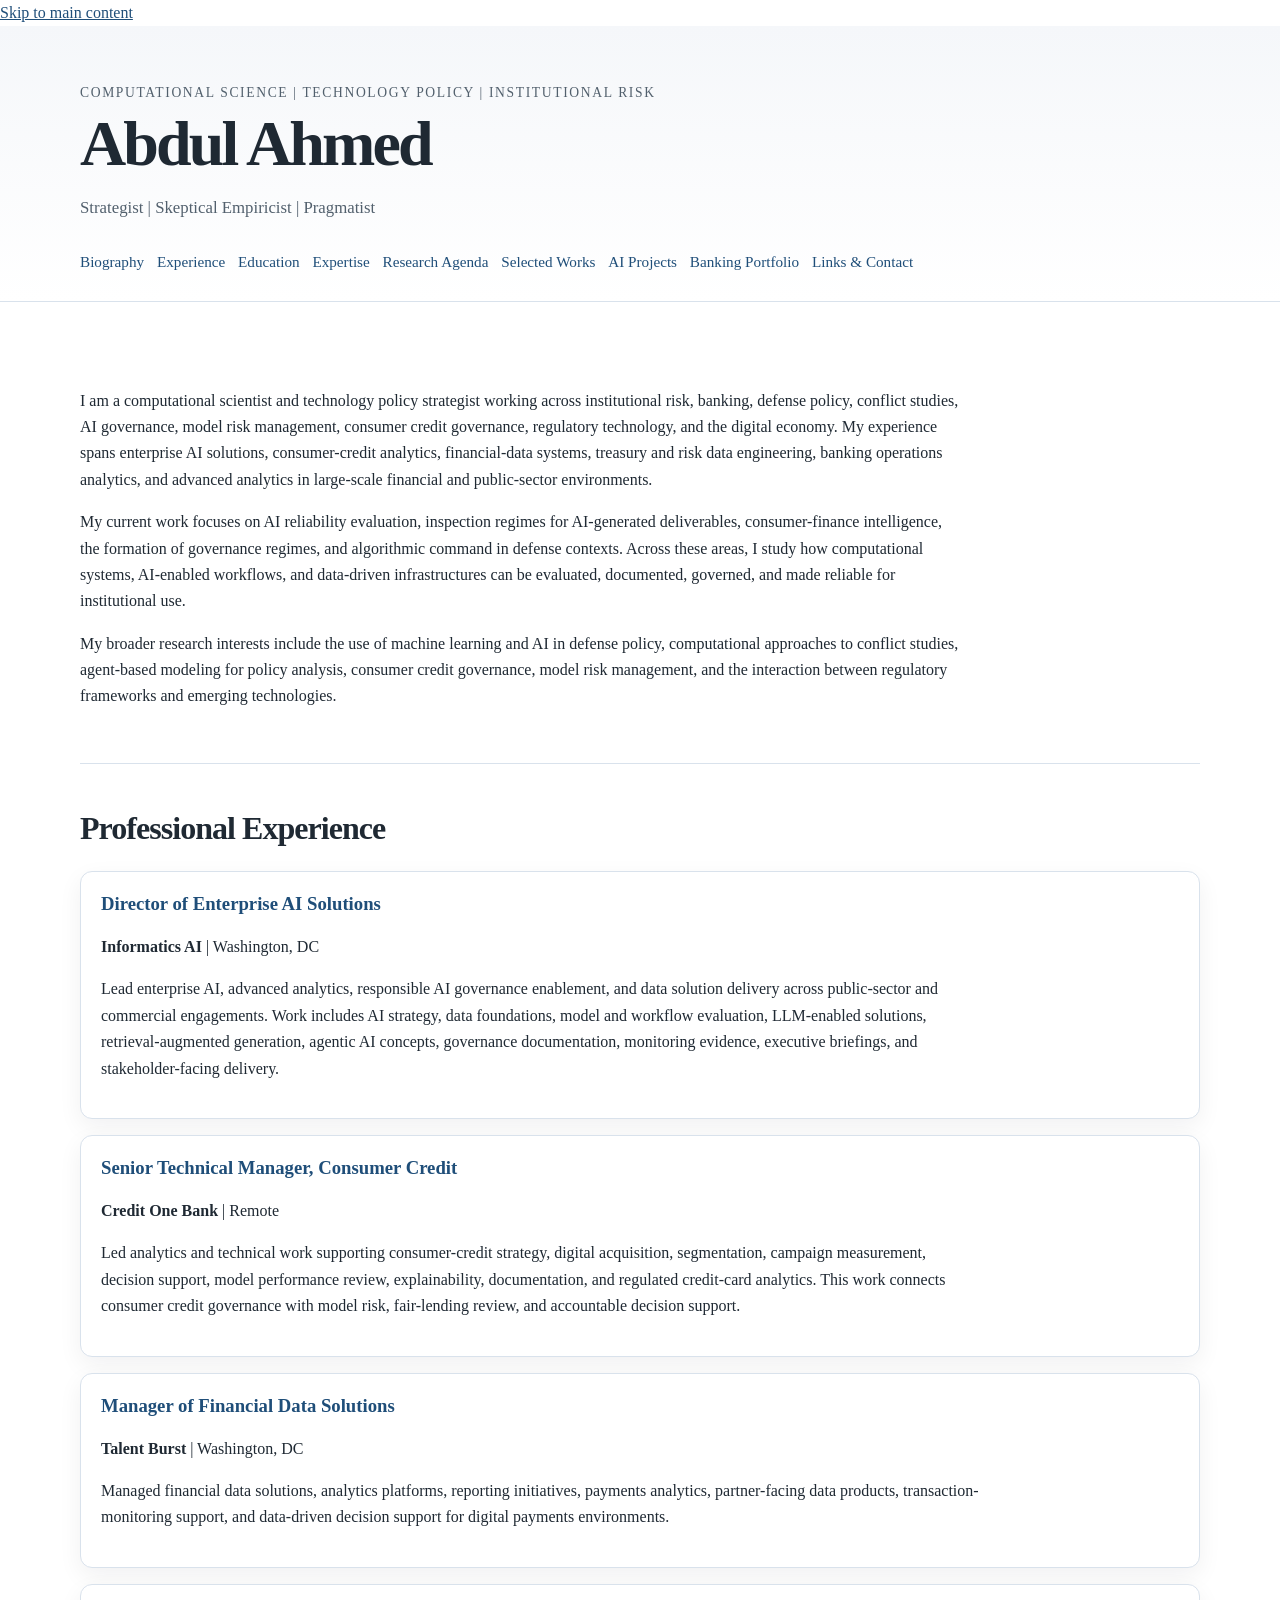
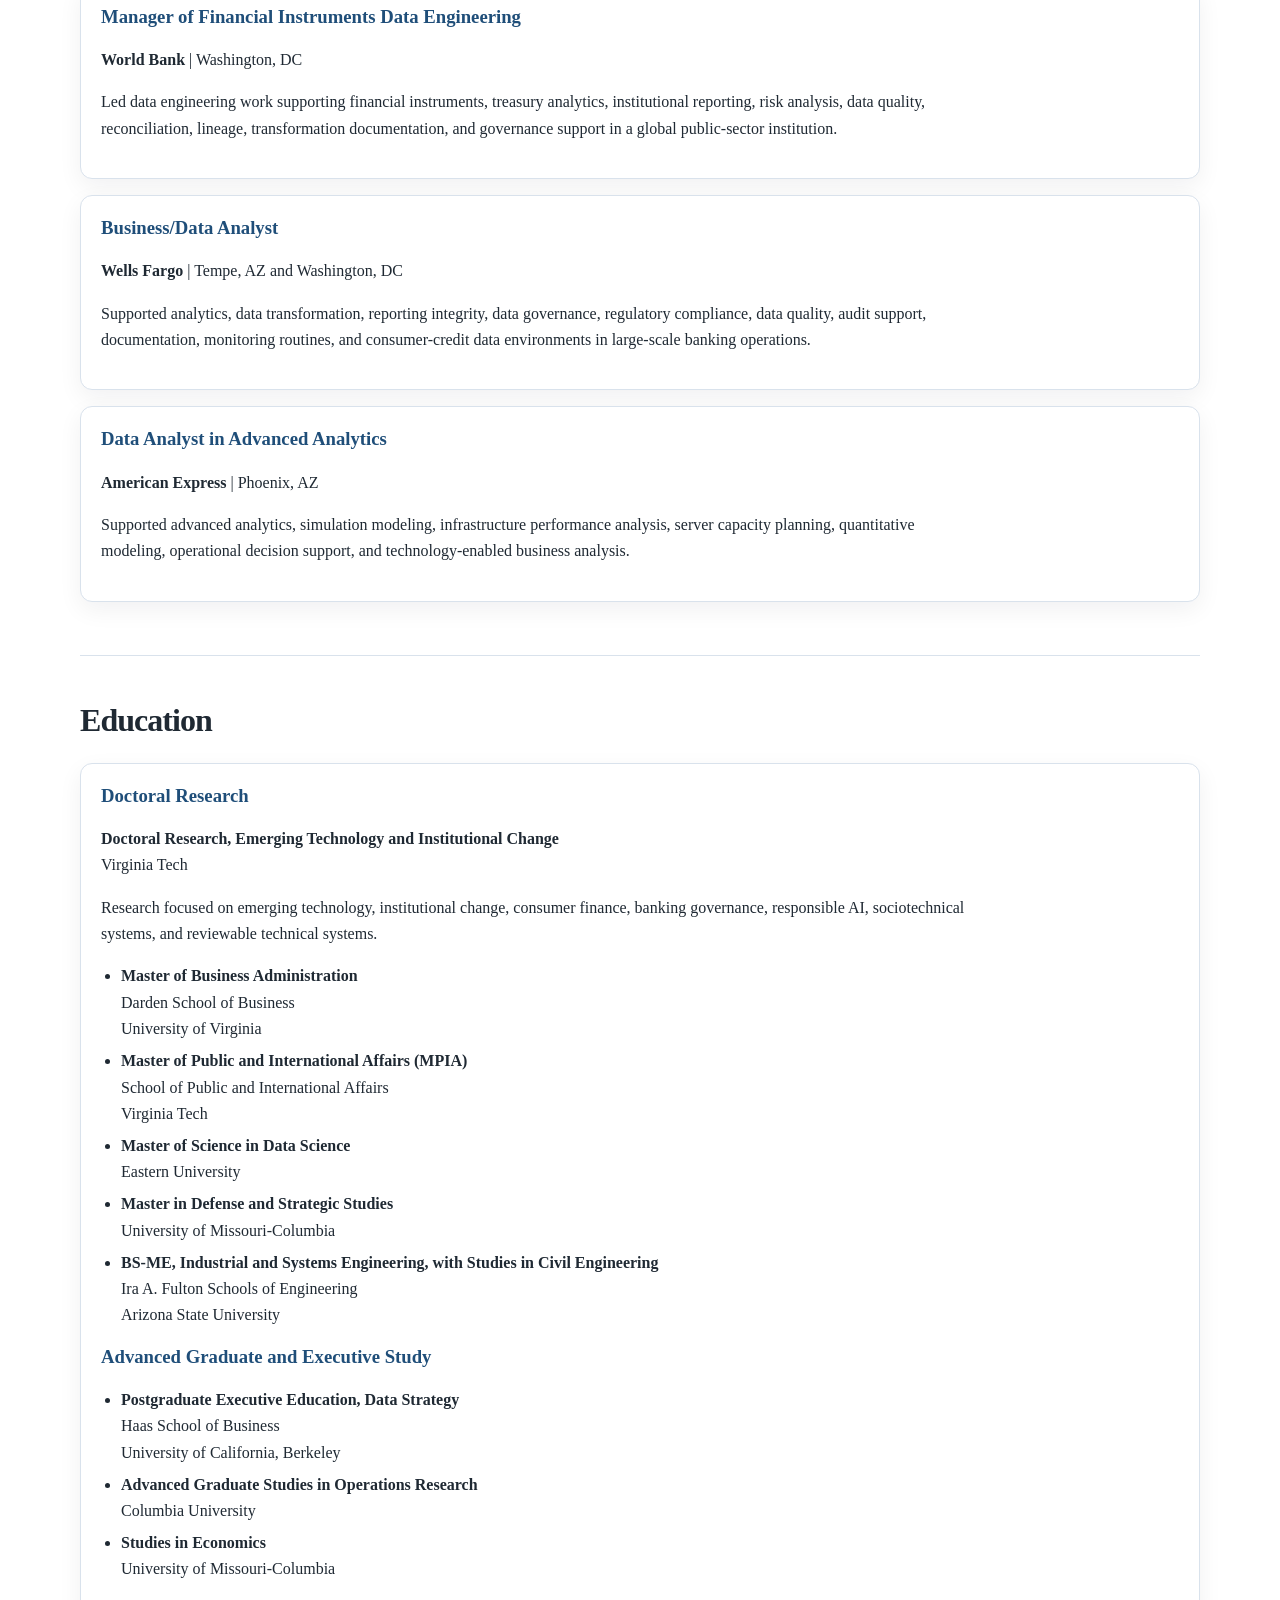
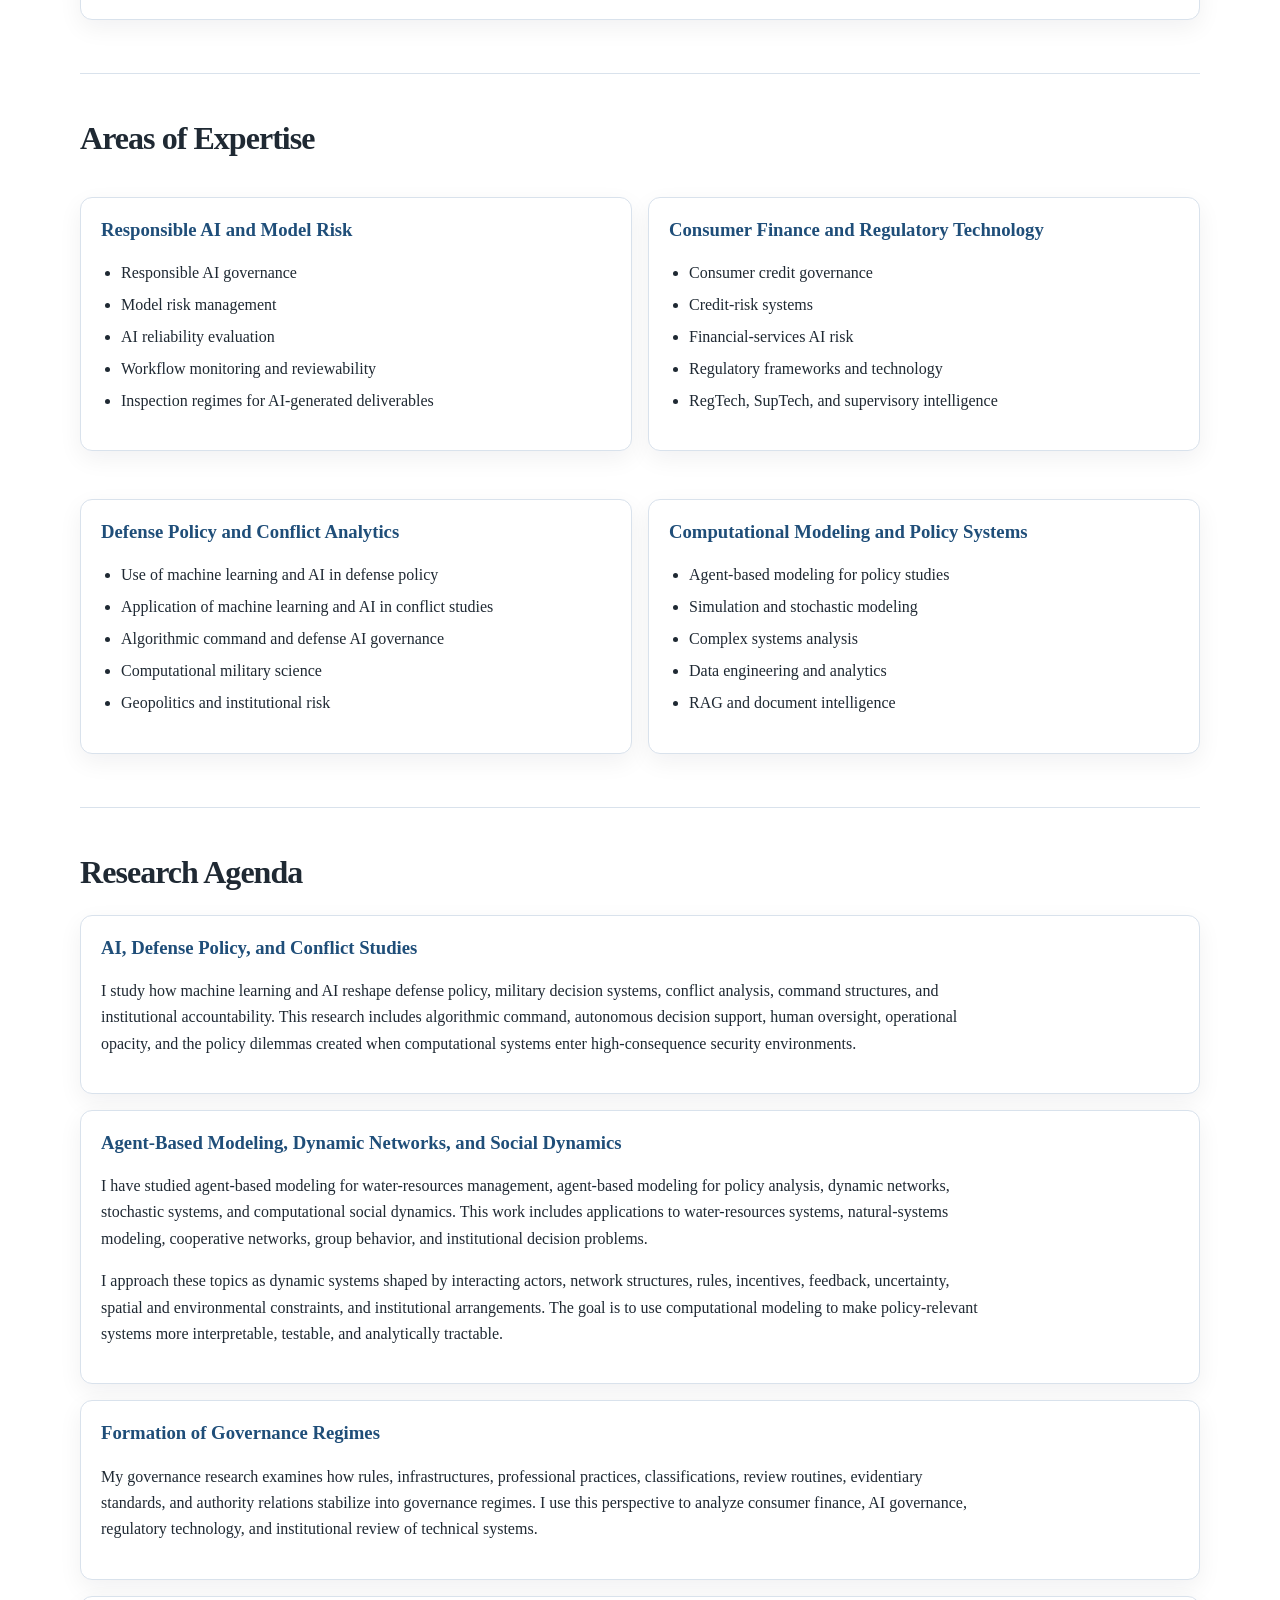
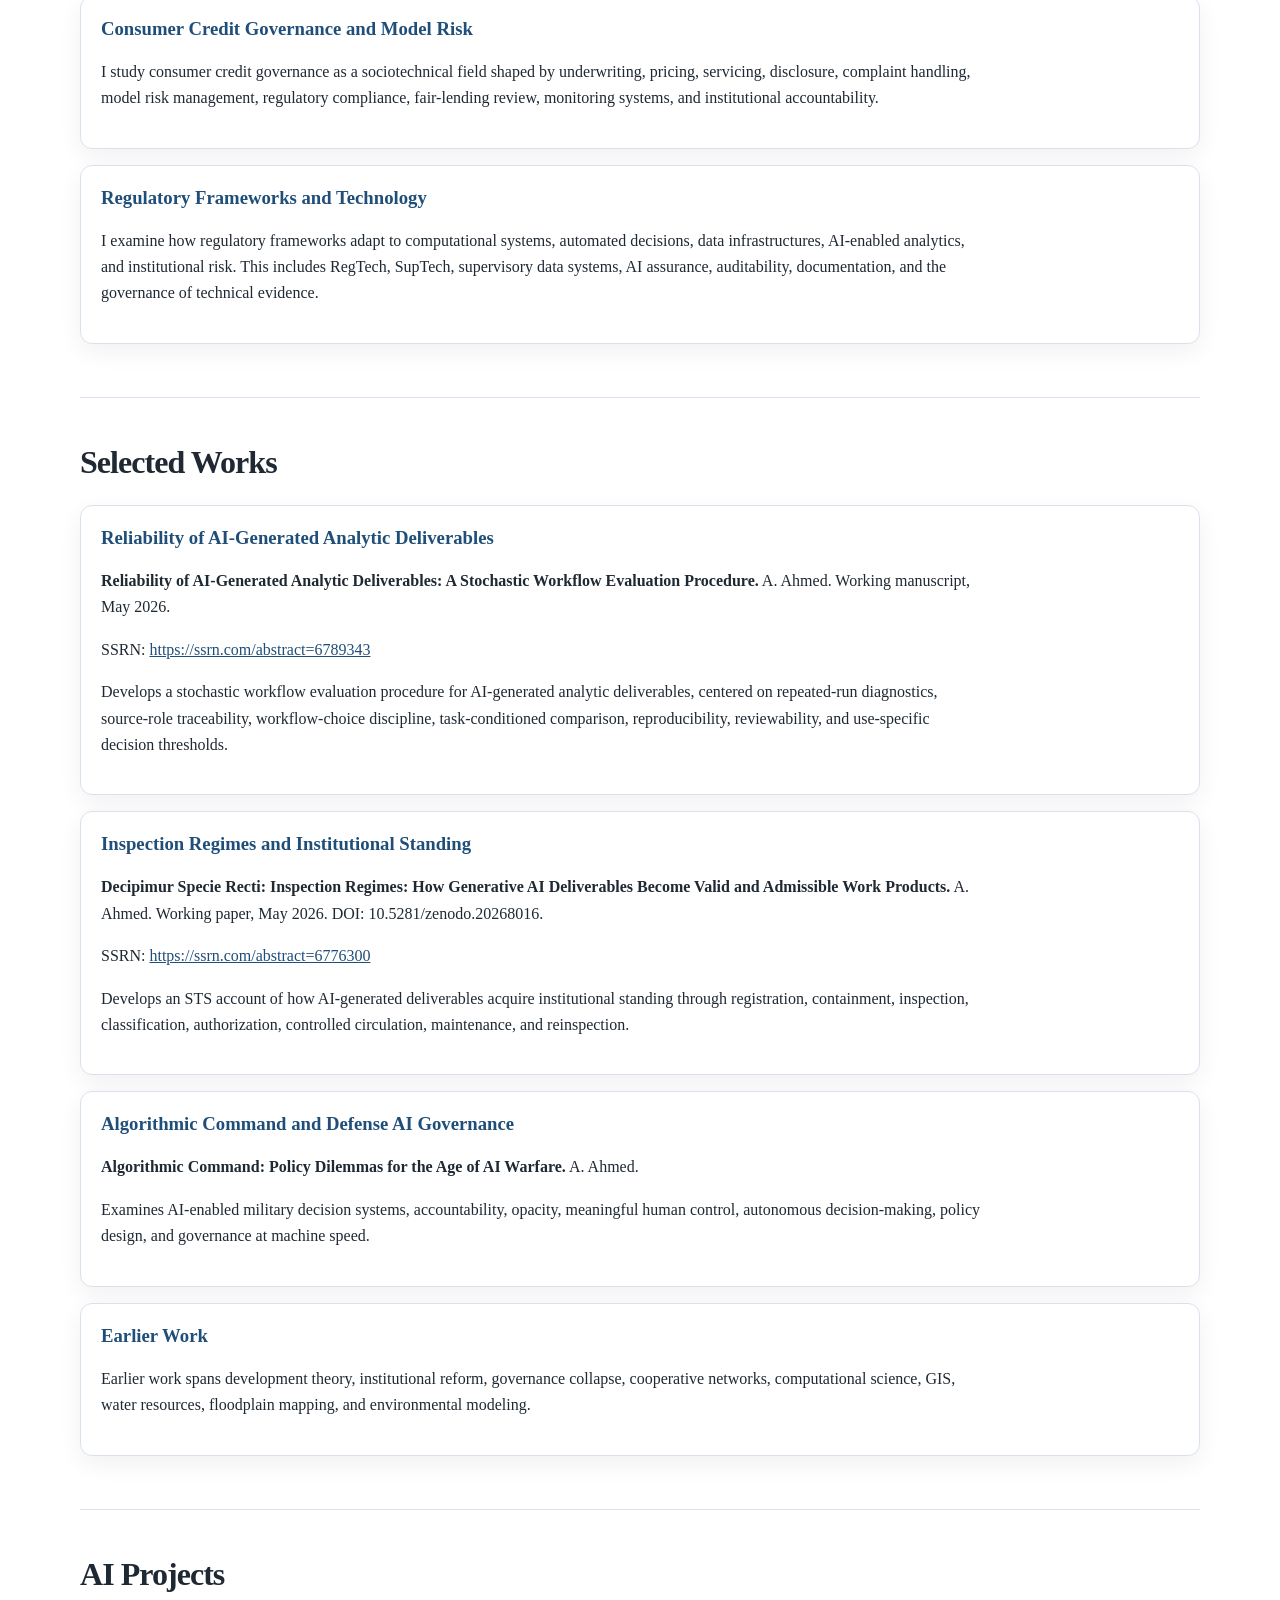
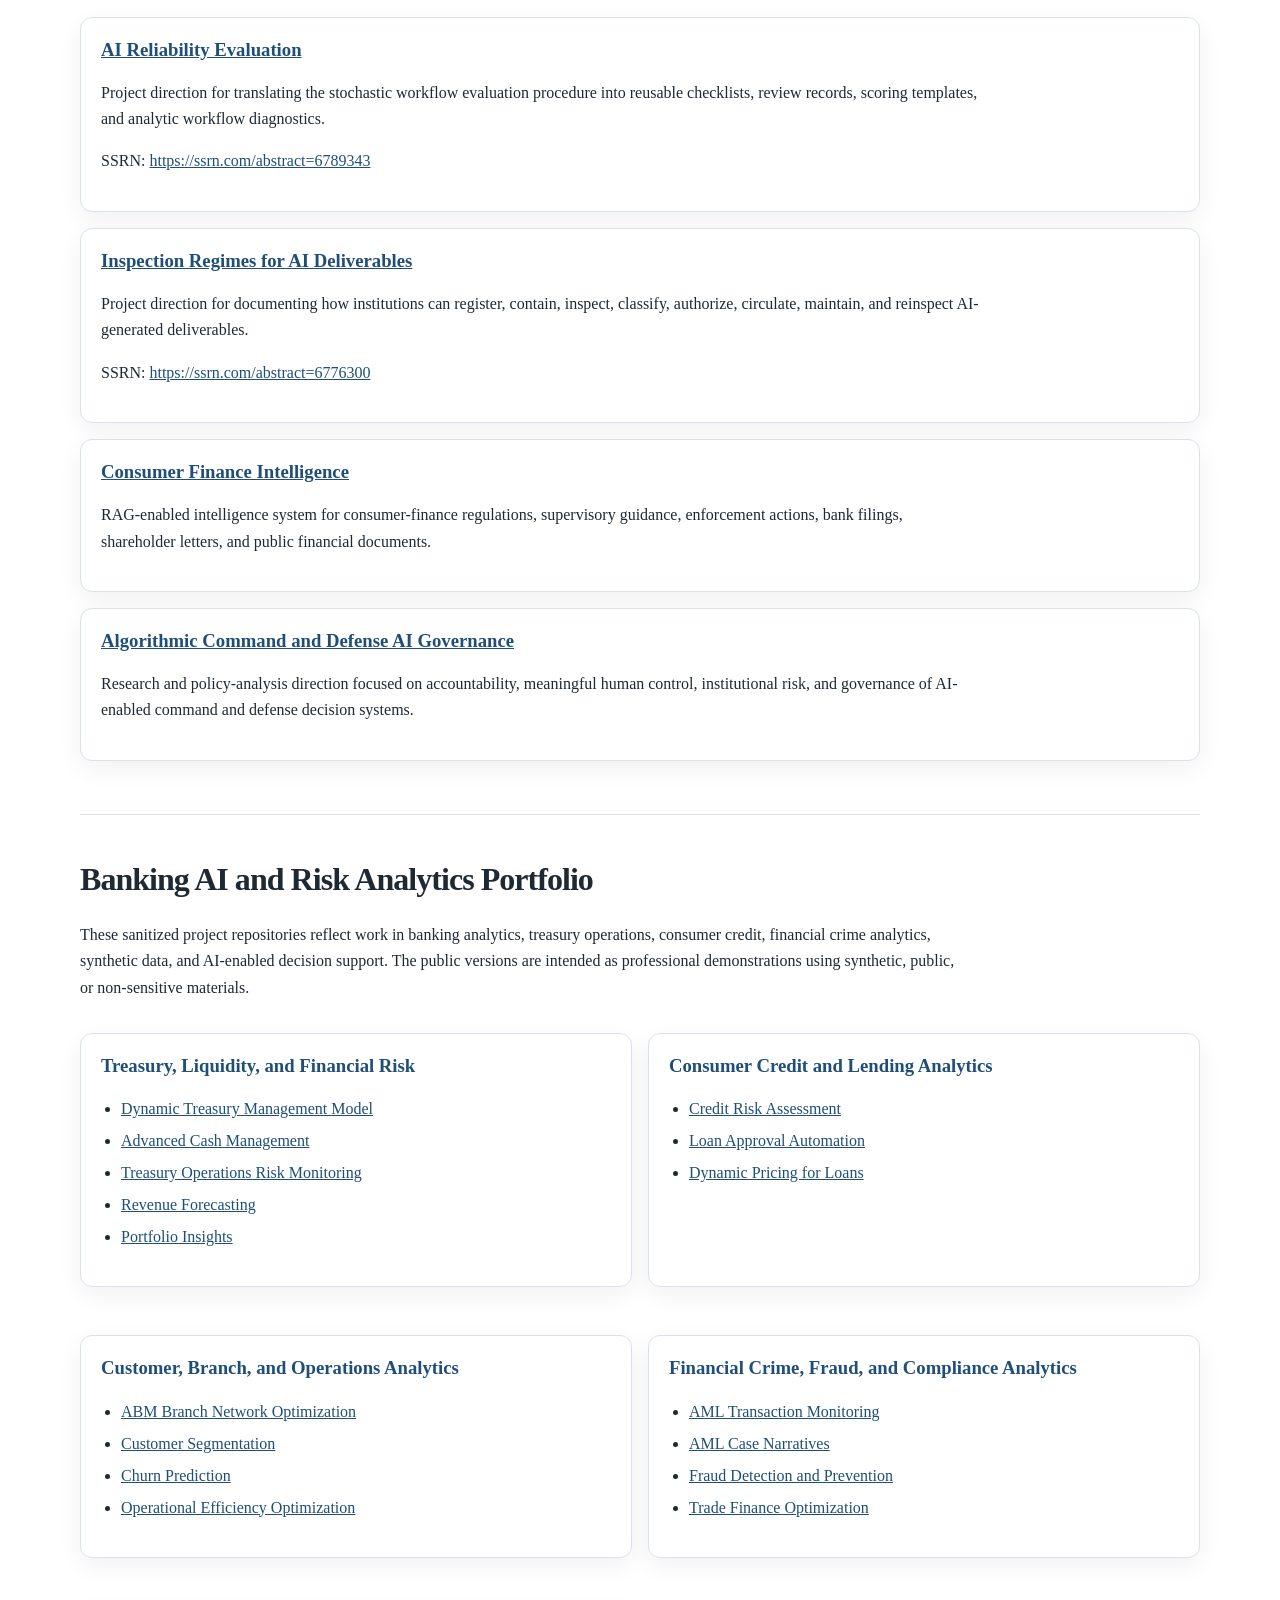
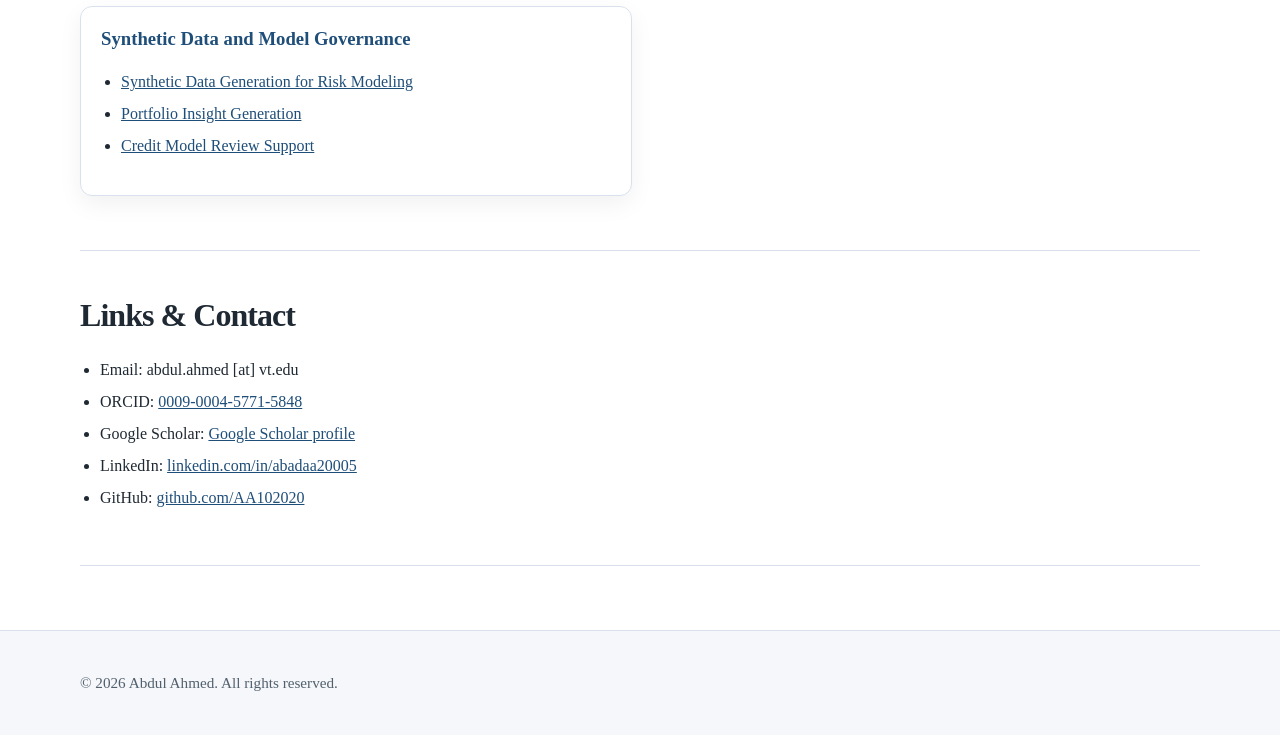
<file: index.html>
<!DOCTYPE html>
<html lang="en">
<head>
  <meta charset="UTF-8" />
  <meta name="viewport" content="width=device-width, initial-scale=1.0" />

  <title>Abdul Ahmed | Computational Science, Technology Policy, and Institutional Risk</title>

  <meta name="description" content="Abdul Ahmed is a computational scientist and technology policy strategist working across institutional risk, banking, defense policy, conflict studies, AI governance, model risk management, consumer credit governance, regulatory technology, and the digital economy." />
  <meta name="author" content="Abdul Ahmed" />
  <meta name="robots" content="index, follow" />
  <link rel="canonical" href="https://AA102020.github.io" />

  <meta property="og:title" content="Abdul Ahmed | Computational Science, Technology Policy, and Institutional Risk" />
  <meta property="og:description" content="Professional website for Abdul Ahmed, focused on computational science, technology policy, institutional risk, AI governance, defense policy, conflict studies, consumer credit governance, model risk, and regulatory technology." />
  <meta property="og:type" content="website" />
  <meta property="og:url" content="https://AA102020.github.io" />

  <meta name="twitter:card" content="summary" />
  <meta name="twitter:title" content="Abdul Ahmed | Computational Science, Technology Policy, and Institutional Risk" />
  <meta name="twitter:description" content="Computational science, technology policy, institutional risk, banking, defense policy, AI governance, model risk, and regulatory technology." />

  <link rel="stylesheet" href="style.css" />
</head>

<body>

  <a class="skip-link" href="#main-content">Skip to main content</a>

  <header class="site-header">
    <div class="container">
      <p class="eyebrow">Computational Science | Technology Policy | Institutional Risk</p>
      <h1>Abdul Ahmed</h1>
      <p class="tagline">
        Strategist | Skeptical Empiricist | Pragmatist
      </p>

      <nav aria-label="Primary navigation">
        <a href="#biography">Biography</a>
        <a href="#experience">Experience</a>
        <a href="#education">Education</a>
        <a href="#expertise">Expertise</a>
        <a href="#research-agenda">Research Agenda</a>
        <a href="#works">Selected Works</a>
        <a href="#projects">AI Projects</a>
        <a href="#banking-analytics-portfolio">Banking Portfolio</a>
        <a href="#links-contact">Links & Contact</a>
      </nav>
    </div>
  </header>

  <main id="main-content" class="container">

    <section id="biography" aria-label="Biography">

<p>
        I am a computational scientist and technology policy strategist working across
        institutional risk, banking, defense policy, conflict studies, AI governance,
        model risk management, consumer credit governance, regulatory technology, and the digital economy.
        My experience spans enterprise AI solutions, consumer-credit analytics, financial-data systems,
        treasury and risk data engineering, banking operations analytics, and advanced analytics in large-scale
        financial and public-sector environments.
      </p>

      <p>
        My current work focuses on AI reliability evaluation, inspection regimes for
        AI-generated deliverables, consumer-finance intelligence, the formation of governance regimes,
        and algorithmic command in defense contexts. Across these areas, I study how computational systems,
        AI-enabled workflows, and data-driven infrastructures can be evaluated, documented, governed,
        and made reliable for institutional use.
      </p>

      <p>
        My broader research interests include the use of machine learning and AI in defense policy,
        computational approaches to conflict studies, agent-based modeling for policy analysis,
        consumer credit governance, model risk management, and the interaction between regulatory
        frameworks and emerging technologies.
      </p>
    </section>

    <section id="experience">
      <h2>Professional Experience</h2>

      <div class="card">
        <h3>Director of Enterprise AI Solutions</h3>
        <p><strong>Informatics AI</strong> | Washington, DC</p>
        <p>
          Lead enterprise AI, advanced analytics, responsible AI governance enablement,
          and data solution delivery across public-sector and commercial engagements.
          Work includes AI strategy, data foundations, model and workflow evaluation,
          LLM-enabled solutions, retrieval-augmented generation, agentic AI concepts,
          governance documentation, monitoring evidence, executive briefings, and stakeholder-facing delivery.
        </p>
      </div>

      <div class="card">
        <h3>Senior Technical Manager, Consumer Credit</h3>
        <p><strong>Credit One Bank</strong> | Remote</p>
        <p>
          Led analytics and technical work supporting consumer-credit strategy, digital acquisition,
          segmentation, campaign measurement, decision support, model performance review,
          explainability, documentation, and regulated credit-card analytics. This work connects
          consumer credit governance with model risk, fair-lending review, and accountable decision support.
        </p>
      </div>

      <div class="card">
        <h3>Manager of Financial Data Solutions</h3>
        <p><strong>Talent Burst</strong> | Washington, DC</p>
        <p>
          Managed financial data solutions, analytics platforms, reporting initiatives,
          payments analytics, partner-facing data products, transaction-monitoring support,
          and data-driven decision support for digital payments environments.
        </p>
      </div>

      <div class="card">
        <h3>Manager of Financial Instruments Data Engineering</h3>
        <p><strong>World Bank</strong> | Washington, DC</p>
        <p>
          Led data engineering work supporting financial instruments, treasury analytics,
          institutional reporting, risk analysis, data quality, reconciliation, lineage,
          transformation documentation, and governance support in a global public-sector institution.
        </p>
      </div>

      <div class="card">
        <h3>Business/Data Analyst</h3>
        <p><strong>Wells Fargo</strong> | Tempe, AZ and Washington, DC</p>
        <p>
          Supported analytics, data transformation, reporting integrity, data governance,
          regulatory compliance, data quality, audit support, documentation, monitoring routines,
          and consumer-credit data environments in large-scale banking operations.
        </p>
      </div>

      <div class="card">
        <h3>Data Analyst in Advanced Analytics</h3>
        <p><strong>American Express</strong> | Phoenix, AZ</p>
        <p>
          Supported advanced analytics, simulation modeling, infrastructure performance analysis,
          server capacity planning, quantitative modeling, operational decision support,
          and technology-enabled business analysis.
        </p>
      </div>
    </section>

    <section id="education">
      <h2>Education</h2>

      <div class="card">
        <h3>Doctoral Research</h3>
        <p>
          <strong>Doctoral Research, Emerging Technology and Institutional Change</strong><br />
          Virginia Tech
        </p>
        <p>
          Research focused on emerging technology, institutional change, consumer finance,
          banking governance, responsible AI, sociotechnical systems, and reviewable technical systems.
        </p>

        <ul class="education-list">
          <li>
            <strong>Master of Business Administration</strong><br />
            Darden School of Business<br />
            University of Virginia
          </li>
          <li>
            <strong>Master of Public and International Affairs (MPIA)</strong><br />
            School of Public and International Affairs<br />
            Virginia Tech
          </li>
          <li>
            <strong>Master of Science in Data Science</strong><br />
            Eastern University
          </li>
          <li>
            <strong>Master in Defense and Strategic Studies</strong><br />
            University of Missouri-Columbia
          </li>
          <li>
            <strong>BS-ME, Industrial and Systems Engineering, with Studies in Civil Engineering</strong><br />
            Ira A. Fulton Schools of Engineering<br />
            Arizona State University
          </li>
        </ul>

        <h3>Advanced Graduate and Executive Study</h3>
        <ul class="education-list">
          <li>
            <strong>Postgraduate Executive Education, Data Strategy</strong><br />
            Haas School of Business<br />
            University of California, Berkeley
          </li>
          <li>
            <strong>Advanced Graduate Studies in Operations Research</strong><br />
            Columbia University
          </li>
          <li>
            <strong>Studies in Economics</strong><br />
            University of Missouri-Columbia
          </li>
        </ul>
      </div>
    </section>

    <section id="expertise">
      <h2>Areas of Expertise</h2>

      <div class="grid">
        <div class="card">
          <h3>Responsible AI and Model Risk</h3>
          <ul>
            <li>Responsible AI governance</li>
            <li>Model risk management</li>
            <li>AI reliability evaluation</li>
            <li>Workflow monitoring and reviewability</li>
            <li>Inspection regimes for AI-generated deliverables</li>
          </ul>
        </div>

        <div class="card">
          <h3>Consumer Finance and Regulatory Technology</h3>
          <ul>
            <li>Consumer credit governance</li>
            <li>Credit-risk systems</li>
            <li>Financial-services AI risk</li>
            <li>Regulatory frameworks and technology</li>
            <li>RegTech, SupTech, and supervisory intelligence</li>
          </ul>
        </div>

        <div class="card">
          <h3>Defense Policy and Conflict Analytics</h3>
          <ul>
            <li>Use of machine learning and AI in defense policy</li>
            <li>Application of machine learning and AI in conflict studies</li>
            <li>Algorithmic command and defense AI governance</li>
            <li>Computational military science</li>
            <li>Geopolitics and institutional risk</li>
          </ul>
        </div>

        <div class="card">
          <h3>Computational Modeling and Policy Systems</h3>
          <ul>
            <li>Agent-based modeling for policy studies</li>
            <li>Simulation and stochastic modeling</li>
            <li>Complex systems analysis</li>
            <li>Data engineering and analytics</li>
            <li>RAG and document intelligence</li>
          </ul>
        </div>
      </div>
    </section>

    <section id="research-agenda">
      <h2>Research Agenda</h2>

      <div class="card">
        <h3>AI, Defense Policy, and Conflict Studies</h3>
        <p>
          I study how machine learning and AI reshape defense policy, military decision systems,
          conflict analysis, command structures, and institutional accountability. This research includes
          algorithmic command, autonomous decision support, human oversight, operational opacity,
          and the policy dilemmas created when computational systems enter high-consequence security environments.
        </p>
      </div>

      <div class="card">
        <h3>Agent-Based Modeling, Dynamic Networks, and Social Dynamics</h3>
        <p>
          I have studied agent-based modeling for water-resources management,
          agent-based modeling for policy analysis, dynamic networks, stochastic systems,
          and computational social dynamics. This work includes applications to water-resources
          systems, natural-systems modeling, cooperative networks, group behavior, and institutional
          decision problems.
        </p>
        <p>
          I approach these topics as dynamic systems shaped by interacting actors, network structures,
          rules, incentives, feedback, uncertainty, spatial and environmental constraints, and institutional
          arrangements. The goal is to use computational modeling to make policy-relevant systems more
          interpretable, testable, and analytically tractable.
        </p>
      </div>

      <div class="card">
        <h3>Formation of Governance Regimes</h3>
        <p>
          My governance research examines how rules, infrastructures, professional practices,
          classifications, review routines, evidentiary standards, and authority relations stabilize into
          governance regimes. I use this perspective to analyze consumer finance, AI governance,
          regulatory technology, and institutional review of technical systems.
        </p>
      </div>

      <div class="card">
        <h3>Consumer Credit Governance and Model Risk</h3>
        <p>
          I study consumer credit governance as a sociotechnical field shaped by underwriting,
          pricing, servicing, disclosure, complaint handling, model risk management, regulatory compliance,
          fair-lending review, monitoring systems, and institutional accountability.
        </p>
      </div>

      <div class="card">
        <h3>Regulatory Frameworks and Technology</h3>
        <p>
          I examine how regulatory frameworks adapt to computational systems, automated decisions,
          data infrastructures, AI-enabled analytics, and institutional risk. This includes RegTech,
          SupTech, supervisory data systems, AI assurance, auditability, documentation, and the governance
          of technical evidence.
        </p>
      </div>
    </section>

    <section id="works">
      <h2>Selected Works</h2>

      <div class="card">
        <h3>Reliability of AI-Generated Analytic Deliverables</h3>
        <p>
          <strong>Reliability of AI-Generated Analytic Deliverables: A Stochastic Workflow Evaluation Procedure.</strong>
          A. Ahmed. Working manuscript, May 2026.
        </p>
        <p>
          SSRN:
          <a href="https://ssrn.com/abstract=6789343" target="_blank" rel="noopener">
            https://ssrn.com/abstract=6789343
          </a>
        </p>
        <p>
          Develops a stochastic workflow evaluation procedure for AI-generated analytic deliverables,
          centered on repeated-run diagnostics, source-role traceability, workflow-choice discipline,
          task-conditioned comparison, reproducibility, reviewability, and use-specific decision thresholds.
        </p>
      </div>

      <div class="card">
        <h3>Inspection Regimes and Institutional Standing</h3>
        <p>
          <strong>Decipimur Specie Recti: Inspection Regimes: How Generative AI Deliverables Become Valid and Admissible Work Products.</strong>
          A. Ahmed. Working paper, May 2026. DOI: 10.5281/zenodo.20268016.
        </p>
        <p>
          SSRN:
          <a href="https://ssrn.com/abstract=6776300" target="_blank" rel="noopener">
            https://ssrn.com/abstract=6776300
          </a>
        </p>
        <p>
          Develops an STS account of how AI-generated deliverables acquire institutional standing
          through registration, containment, inspection, classification, authorization, controlled circulation,
          maintenance, and reinspection.
        </p>
      </div>

      <div class="card">
        <h3>Algorithmic Command and Defense AI Governance</h3>
        <p>
          <strong>Algorithmic Command: Policy Dilemmas for the Age of AI Warfare.</strong>
          A. Ahmed.
        </p>
        <p>
          Examines AI-enabled military decision systems, accountability, opacity, meaningful human control,
          autonomous decision-making, policy design, and governance at machine speed.
        </p>
      </div>

      <div class="card">
        <h3>Earlier Work</h3>
        <p>
          Earlier work spans development theory, institutional reform, governance collapse,
          cooperative networks, computational science, GIS, water resources, floodplain mapping,
          and environmental modeling.
        </p>
      </div>
    </section>

    <section id="projects">
      <h2>AI Projects</h2>

      <div class="card">
        <h3>
          <a href="https://github.com/AA102020/ai-reliability-evaluation" target="_blank" rel="noopener">
            AI Reliability Evaluation
          </a>
        </h3>
        <p>
          Project direction for translating the stochastic workflow evaluation procedure into reusable
          checklists, review records, scoring templates, and analytic workflow diagnostics.
        </p>
        <p>
          SSRN:
          <a href="https://ssrn.com/abstract=6789343" target="_blank" rel="noopener">
            https://ssrn.com/abstract=6789343
          </a>
        </p>
      </div>

      <div class="card">
        <h3>
          <a href="https://github.com/AA102020/inspection-regimes-ai-deliverables" target="_blank" rel="noopener">
            Inspection Regimes for AI Deliverables
          </a>
        </h3>
        <p>
          Project direction for documenting how institutions can register, contain, inspect,
          classify, authorize, circulate, maintain, and reinspect AI-generated deliverables.
        </p>
        <p>
          SSRN:
          <a href="https://ssrn.com/abstract=6776300" target="_blank" rel="noopener">
            https://ssrn.com/abstract=6776300
          </a>
        </p>
      </div>

      <div class="card">
        <h3>
          <a href="https://github.com/AA102020/consumer-finance-intelligence" target="_blank" rel="noopener">
            Consumer Finance Intelligence
          </a>
        </h3>
        <p>
          RAG-enabled intelligence system for consumer-finance regulations, supervisory guidance,
          enforcement actions, bank filings, shareholder letters, and public financial documents.
        </p>
      </div>

      <div class="card">
        <h3>
          <a href="https://github.com/AA102020/algorithmic-command-ai-governance" target="_blank" rel="noopener">
            Algorithmic Command and Defense AI Governance
          </a>
        </h3>
        <p>
          Research and policy-analysis direction focused on accountability, meaningful human control,
          institutional risk, and governance of AI-enabled command and defense decision systems.
        </p>
      </div>
    </section>

    <section id="banking-analytics-portfolio">
      <h2>Banking AI and Risk Analytics Portfolio</h2>

      <p>
        These sanitized project repositories reflect work in banking analytics, treasury operations,
        consumer credit, financial crime analytics, synthetic data, and AI-enabled decision support.
        The public versions are intended as professional demonstrations using synthetic, public,
        or non-sensitive materials.
      </p>

      <div class="grid">
        <div class="card">
          <h3>Treasury, Liquidity, and Financial Risk</h3>
          <ul>
            <li><a href="https://github.com/AA102020/Dynamic-Treasury-Management-Model" target="_blank" rel="noopener">Dynamic Treasury Management Model</a></li>
            <li><a href="https://github.com/AA102020/TR--Advanced-Cash-Management-" target="_blank" rel="noopener">Advanced Cash Management</a></li>
            <li><a href="https://github.com/AA102020/TRO-Risk-Monitoring-" target="_blank" rel="noopener">Treasury Operations Risk Monitoring</a></li>
            <li><a href="https://github.com/AA102020/Revenue-Forecasting" target="_blank" rel="noopener">Revenue Forecasting</a></li>
            <li><a href="https://github.com/AA102020/Portfolio-Insights" target="_blank" rel="noopener">Portfolio Insights</a></li>
          </ul>
        </div>

        <div class="card">
          <h3>Consumer Credit and Lending Analytics</h3>
          <ul>
            <li><a href="https://github.com/AA102020/Credit-CRA" target="_blank" rel="noopener">Credit Risk Assessment</a></li>
            <li><a href="https://github.com/AA102020/Loan-Approval-Automation" target="_blank" rel="noopener">Loan Approval Automation</a></li>
            <li><a href="https://github.com/AA102020/Dynamic-Pricing-for-Loans-" target="_blank" rel="noopener">Dynamic Pricing for Loans</a></li>
          </ul>
        </div>

        <div class="card">
          <h3>Customer, Branch, and Operations Analytics</h3>
          <ul>
            <li><a href="https://github.com/AA102020/ABM-Branch-Network-Optimization" target="_blank" rel="noopener">ABM Branch Network Optimization</a></li>
            <li><a href="https://github.com/AA102020/Customer-Segmentation" target="_blank" rel="noopener">Customer Segmentation</a></li>
            <li><a href="https://github.com/AA102020/Churn-Prediction-" target="_blank" rel="noopener">Churn Prediction</a></li>
            <li><a href="https://github.com/AA102020/Operational-Efficiency-Optimization" target="_blank" rel="noopener">Operational Efficiency Optimization</a></li>
          </ul>
        </div>

        <div class="card">
          <h3>Financial Crime, Fraud, and Compliance Analytics</h3>
          <ul>
            <li><a href="https://github.com/AA102020/AML_01" target="_blank" rel="noopener">AML Transaction Monitoring</a></li>
            <li><a href="https://github.com/AA102020/AML-Case-Narratives" target="_blank" rel="noopener">AML Case Narratives</a></li>
            <li><a href="https://github.com/AA102020/Fraud-Detection-and-Prevention" target="_blank" rel="noopener">Fraud Detection and Prevention</a></li>
            <li><a href="https://github.com/AA102020/Trade-Finance-Optimization" target="_blank" rel="noopener">Trade Finance Optimization</a></li>
          </ul>
        </div>

        <div class="card">
          <h3>Synthetic Data and Model Governance</h3>
          <ul>
            <li><a href="https://github.com/AA102020/Synthetic-data-generation-." target="_blank" rel="noopener">Synthetic Data Generation for Risk Modeling</a></li>
            <li><a href="https://github.com/AA102020/Portfolio-Insights" target="_blank" rel="noopener">Portfolio Insight Generation</a></li>
            <li><a href="https://github.com/AA102020/Credit-CRA" target="_blank" rel="noopener">Credit Model Review Support</a></li>
          </ul>
        </div>
      </div>
    </section>

    <section id="links-contact">
      <h2>Links & Contact</h2>

      <ul>
        <li>Email: abdul.ahmed [at] vt.edu</li>
        <li>
          ORCID:
          <a href="https://orcid.org/0009-0004-5771-5848" target="_blank" rel="noopener">
            0009-0004-5771-5848
          </a>
        </li>
        <li>
          Google Scholar:
          <a href="https://scholar.google.com/citations?user=kqfBtnMAAAAJ&hl=en" target="_blank" rel="noopener">
            Google Scholar profile
          </a>
        </li>
        <li>
          LinkedIn:
          <a href="https://www.linkedin.com/in/abadaa20005" target="_blank" rel="noopener">
            linkedin.com/in/abadaa20005
          </a>
        </li>
        <li>
          GitHub:
          <a href="https://github.com/AA102020" target="_blank" rel="noopener">
            github.com/AA102020
          </a>
        </li>
      </ul>
    </section>

  </main>

  <footer>
    <div class="container">
      <p>&copy; 2026 Abdul Ahmed. All rights reserved.</p>
    </div>
  </footer>

  <script type="application/ld+json">
  {
    "@context": "https://schema.org",
    "@type": "Person",
    "name": "Abdul Ahmed",
    "url": "https://AA102020.github.io",
    "sameAs": [
      "https://github.com/AA102020",
      "https://orcid.org/0009-0004-5771-5848",
      "https://scholar.google.com/citations?user=kqfBtnMAAAAJ&hl=en",
      "https://www.linkedin.com/in/abadaa20005"
    ],
    "affiliation": {
      "@type": "Organization",
      "name": "Informatics AI"
    },
    "knowsAbout": [
      "Computational Science",
      "Technology Policy",
      "Institutional Risk",
      "Defense Policy",
      "Conflict Studies",
      "Agent-Based Modeling",
      "Consumer Credit Governance",
      "Model Risk Management",
      "Regulatory Technology",
      "AI Governance"
    ]
  }
  </script>

</body>
</html>
</file>
<file: style.css>
:root {
  --bg: #ffffff;
  --text: #1f2933;
  --muted: #52606d;
  --line: #d9e2ec;
  --accent: #1f4e79;
  --light: #f5f7fa;
  --card: #ffffff;
  --shadow: rgba(15, 23, 42, 0.06);
}

* {
  box-sizing: border-box;
}

html {
  scroll-behavior: smooth;
}

body {
  margin: 0;
  font-family: Georgia, "Times New Roman", serif;
  background: var(--bg);
  color: var(--text);
  line-height: 1.65;
}

.container {
  width: min(1120px, 92%);
  margin: 0 auto;
}

.site-header {
  background: linear-gradient(180deg, #f5f7fa 0%, #ffffff 100%);
  border-bottom: 1px solid var(--line);
  padding: 3.5rem 0 1.6rem;
}

.eyebrow {
  margin: 0 0 0.35rem;
  color: var(--muted);
  text-transform: uppercase;
  letter-spacing: 0.12em;
  font-size: 0.85rem;
}

.site-header h1 {
  margin: 0;
  font-size: clamp(2.25rem, 5vw, 4rem);
  line-height: 1.05;
  letter-spacing: -0.045em;
  max-width: 980px;
}

.tagline {
  margin: 1rem 0 1.75rem;
  font-size: 1.05rem;
  color: var(--muted);
  max-width: 980px;
}

nav {
  display: flex;
  flex-wrap: wrap;
  gap: 0.8rem;
  margin-top: 1.25rem;
}

nav a {
  color: var(--accent);
  text-decoration: none;
  font-size: 0.95rem;
  border-bottom: 1px solid transparent;
}

nav a:hover,
nav a:focus {
  border-bottom: 1px solid var(--accent);
}

main {
  padding: 2rem 0 4rem;
}

section {
  padding: 2.35rem 0;
  border-bottom: 1px solid var(--line);
}

h2 {
  font-size: 2rem;
  margin: 0 0 1rem;
  letter-spacing: -0.03em;
}

h3 {
  margin-top: 0;
  color: var(--accent);
  line-height: 1.25;
}

p {
  max-width: 880px;
}

ul {
  padding-left: 1.25rem;
}

li {
  margin-bottom: 0.35rem;
}

.card {
  background: var(--card);
  border: 1px solid var(--line);
  border-radius: 12px;
  padding: 1.25rem;
  margin: 1rem 0;
  box-shadow: 0 8px 24px var(--shadow);
}

.card.emphasis {
  background: var(--light);
}

.grid {
  display: grid;
  grid-template-columns: repeat(2, minmax(0, 1fr));
  gap: 1rem;
}

.two-column {
  columns: 2;
  column-gap: 3rem;
}

a {
  color: var(--accent);
}

footer {
  background: var(--light);
  border-top: 1px solid var(--line);
  padding: 1.5rem 0;
  color: var(--muted);
  font-size: 0.95rem;
}

@media (max-width: 800px) {
  .grid {
    grid-template-columns: 1fr;
  }

  .two-column {
    columns: 1;
  }

  nav {
    display: block;
  }

  nav a {
    display: block;
    margin: 0.4rem 0;
  }
}
</file>
